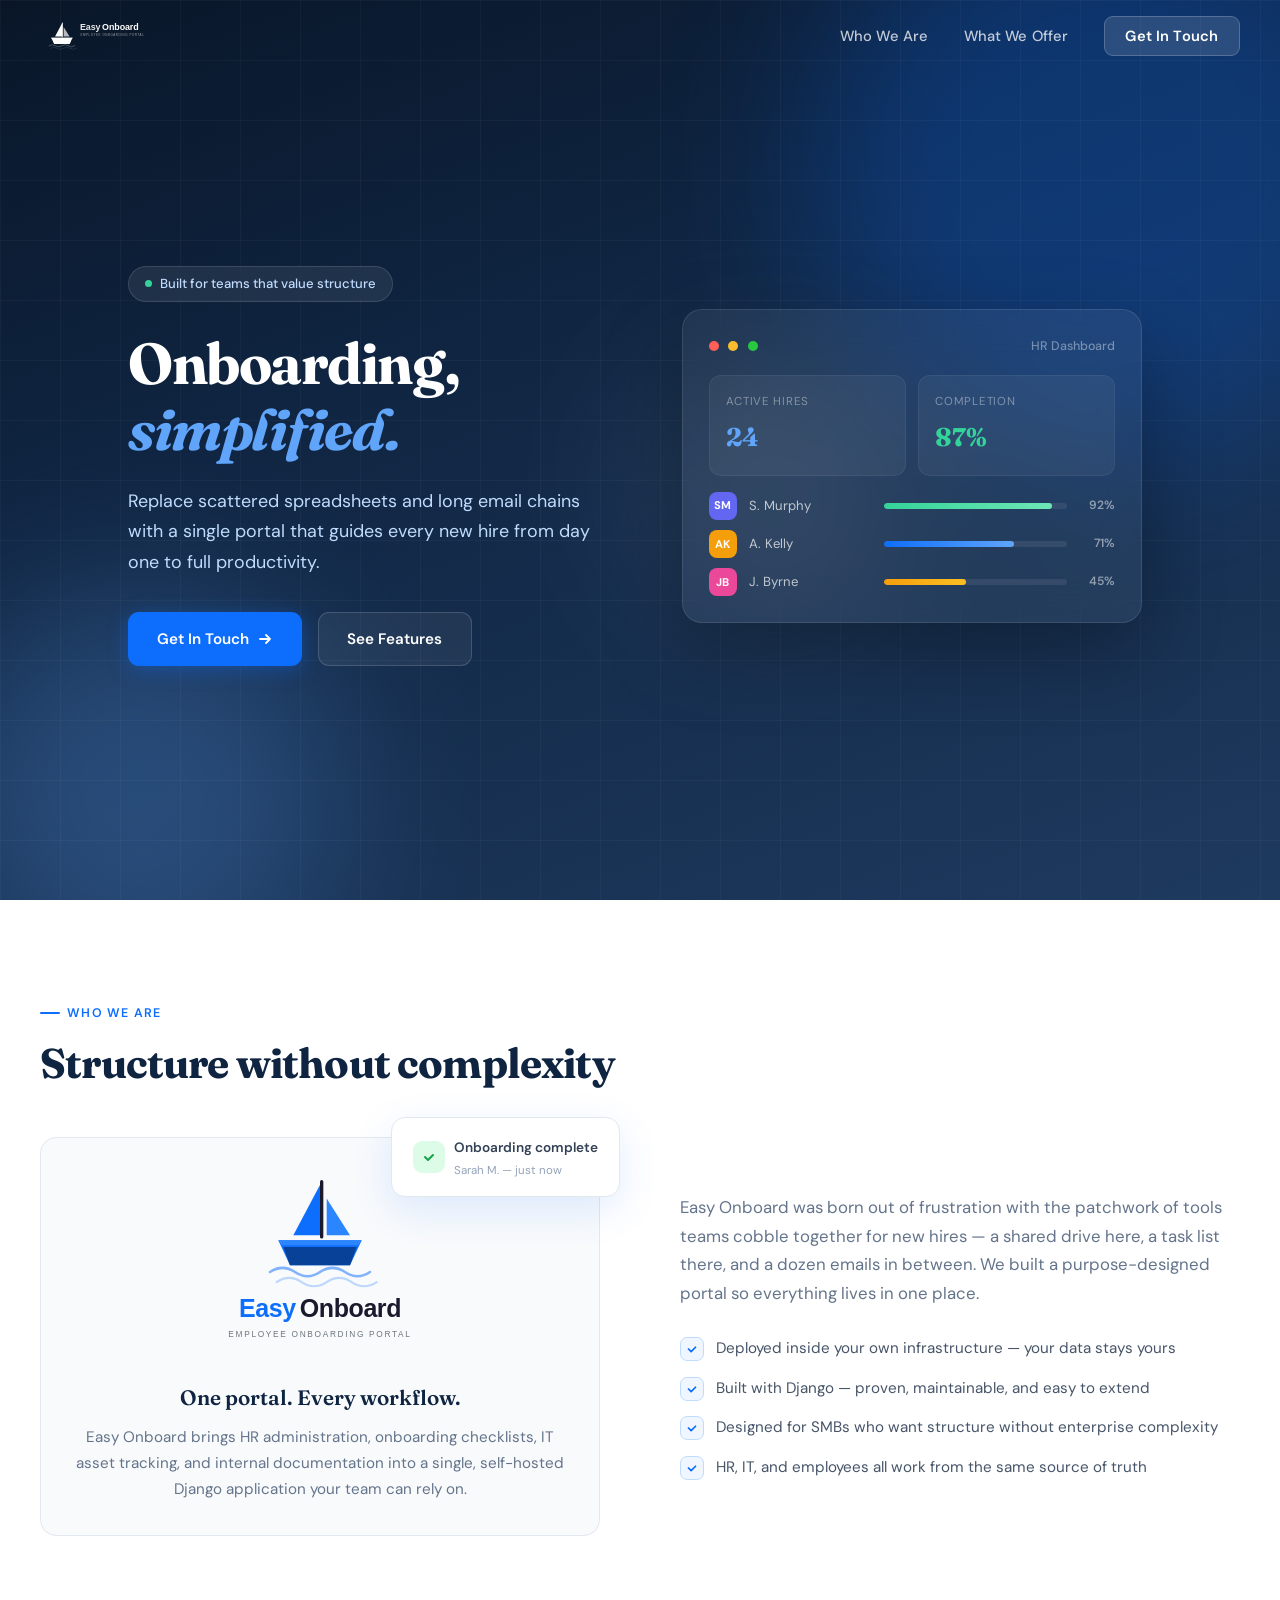
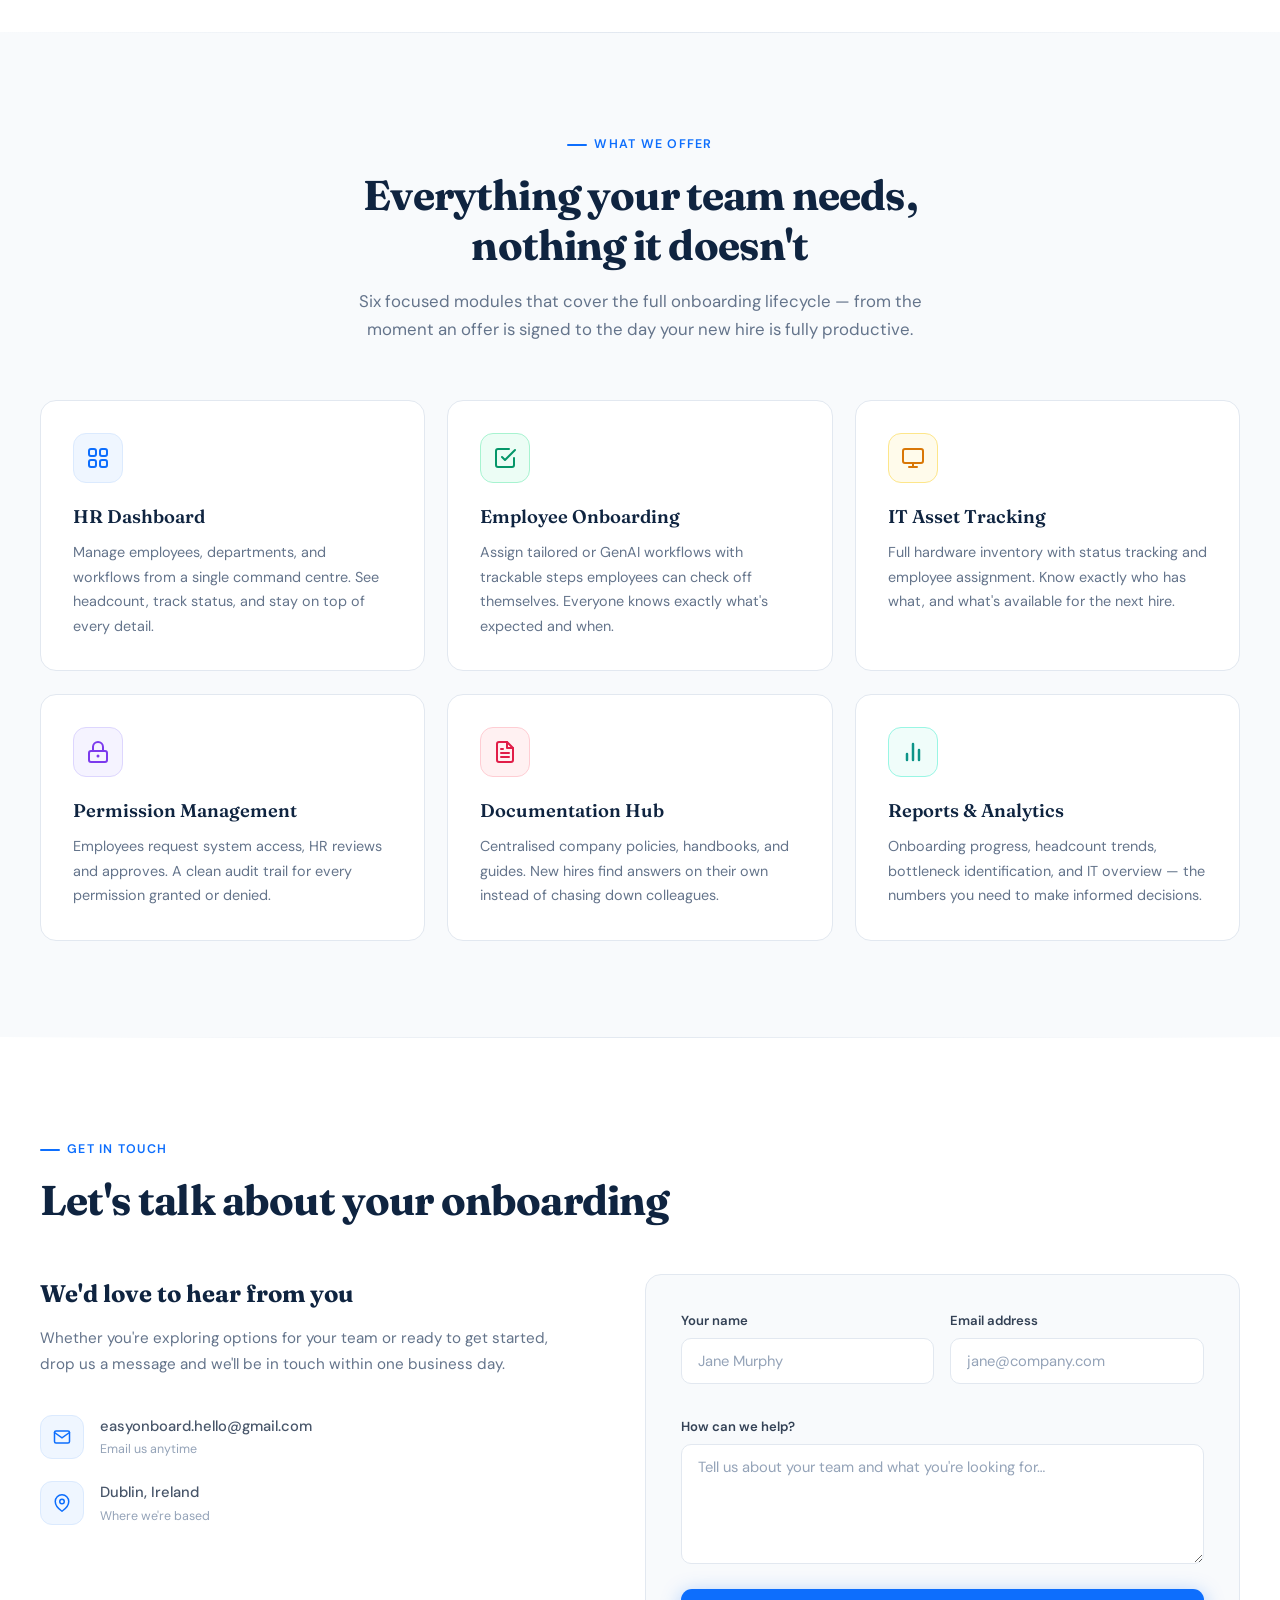
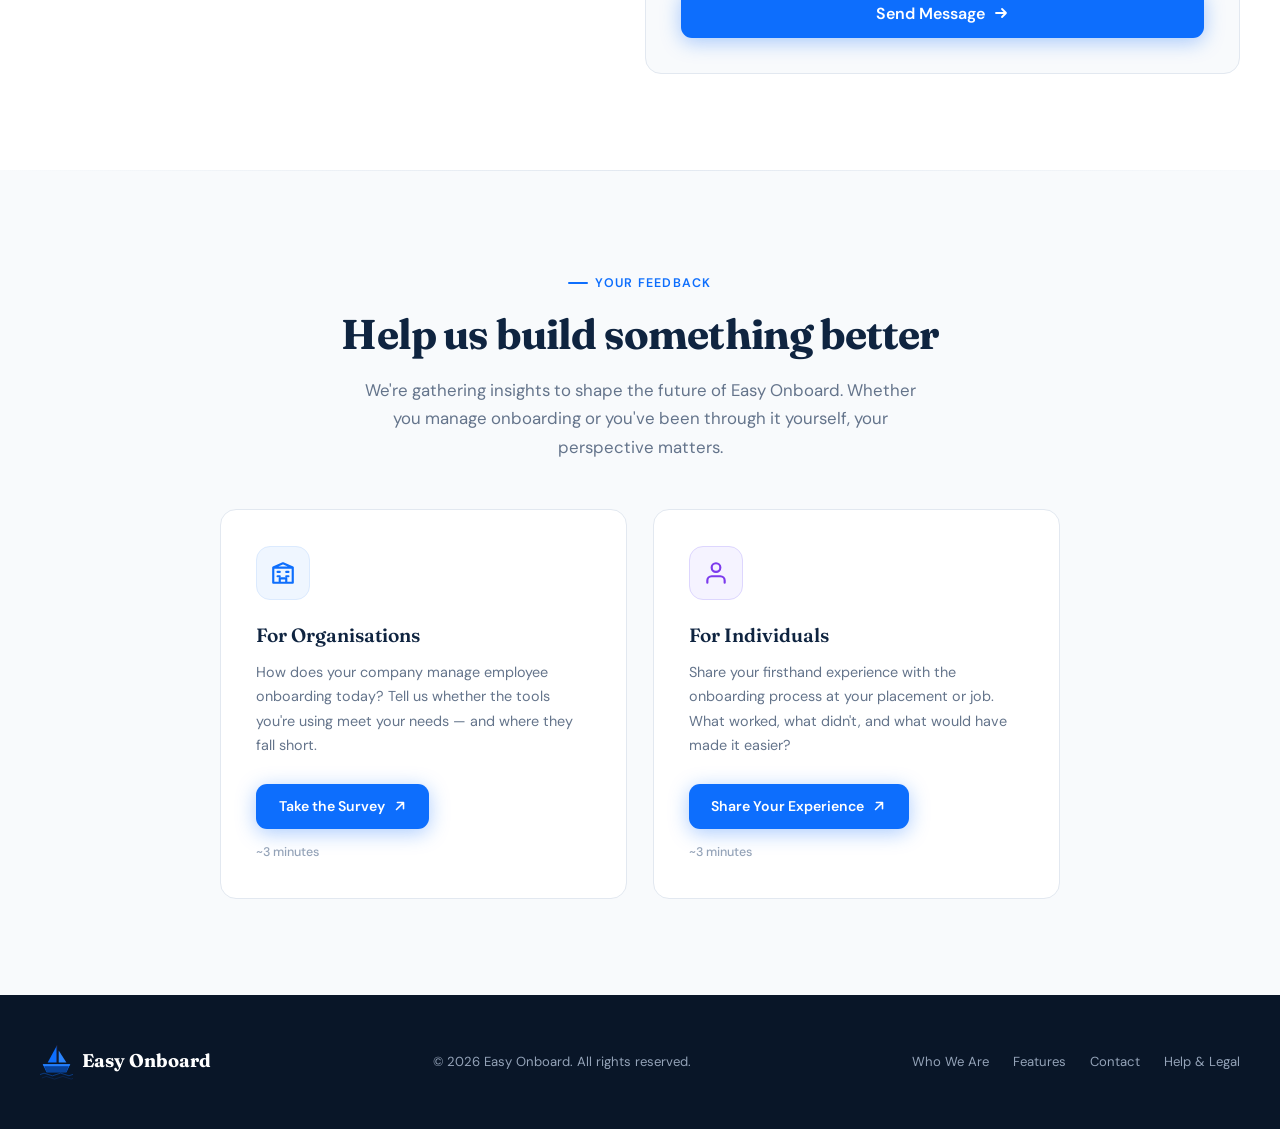
<file: index.html>
<!DOCTYPE html>
<html lang="en">
<head>
<meta charset="UTF-8">
<meta name="viewport" content="width=device-width, initial-scale=1.0">
<title>Easy Onboard — Streamlined Employee Onboarding</title>
<link href="https://fonts.googleapis.com/css2?family=DM+Sans:ital,opsz,wght@0,9..40,300;0,9..40,400;0,9..40,500;0,9..40,600;0,9..40,700;1,9..40,400&family=Fraunces:opsz,wght@9..144,400;9..144,600;9..144,700;9..144,800&display=swap" rel="stylesheet">
<link rel="stylesheet" href="styles.css">
<link rel="icon" type="image/svg+xml" href="assets/logo_icon_only.svg">
</head>
<body>

<!-- ── NAV ── -->
<nav class="nav" id="nav">
  <div class="nav-inner">
    <a href="#" class="nav-logo">
      <img src="assets/logo_full_white.svg" alt="Easy Onboard" class="nav-logo-white">
      <img src="assets/logo_full.svg" alt="Easy Onboard" class="nav-logo-colour">
    </a>
    <ul class="nav-links" id="navLinks">
      <li><a href="#about">Who We Are</a></li>
      <li><a href="#features">What We Offer</a></li>
      <li><a href="#contact" class="nav-cta">Get In Touch</a></li>
    </ul>
    <button class="hamburger" id="hamburger" aria-label="Toggle menu">
      <span></span><span></span><span></span>
    </button>
  </div>
</nav>

<!-- ── HERO ── -->
<section class="hero" id="hero">
  <div class="hero-bg">
    <div class="orb orb-1"></div>
    <div class="orb orb-2"></div>
    <div class="orb orb-3"></div>
  </div>
  <div class="hero-content">
    <div class="hero-text">
      <div class="hero-badge"><span class="dot"></span> Built for teams that value structure</div>
      <h1>Onboarding,<br><span class="highlight">simplified.</span></h1>
      <p>Replace scattered spreadsheets and long email chains with a single portal that guides every new hire from day one to full productivity.</p>
      <div class="hero-buttons">
        <a href="#contact" class="btn btn-primary">
          Get In Touch
          <svg width="16" height="16" viewBox="0 0 16 16" fill="none"><path d="M3 8h10m0 0L9 4m4 4L9 12" stroke="currentColor" stroke-width="1.8" stroke-linecap="round" stroke-linejoin="round"/></svg>
        </a>
        <a href="#features" class="btn btn-ghost">See Features</a>
      </div>
    </div>
    <div class="hero-visual">
      <div class="dashboard-preview">
        <div class="dp-header">
          <span class="dp-dot"></span>
          <span class="dp-dot"></span>
          <span class="dp-dot"></span>
          <span class="dp-title">HR Dashboard</span>
        </div>
        <div class="dp-stats">
          <div class="dp-stat">
            <div class="dp-stat-label">Active Hires</div>
            <div class="dp-stat-value blue">24</div>
          </div>
          <div class="dp-stat">
            <div class="dp-stat-label">Completion</div>
            <div class="dp-stat-value green">87%</div>
          </div>
        </div>
        <div class="dp-progress-rows">
          <div class="dp-row">
            <div class="dp-row-avatar" style="background:#6366f1">SM</div>
            <span class="dp-row-name">S. Murphy</span>
            <div class="dp-row-bar"><div class="dp-row-fill" style="width:92%;background:linear-gradient(90deg,#34d399,#6ee7b7)"></div></div>
            <span class="dp-row-pct">92%</span>
          </div>
          <div class="dp-row">
            <div class="dp-row-avatar" style="background:#f59e0b">AK</div>
            <span class="dp-row-name">A. Kelly</span>
            <div class="dp-row-bar"><div class="dp-row-fill" style="width:71%;background:linear-gradient(90deg,#0d6efd,#60a5fa)"></div></div>
            <span class="dp-row-pct">71%</span>
          </div>
          <div class="dp-row">
            <div class="dp-row-avatar" style="background:#ec4899">JB</div>
            <span class="dp-row-name">J. Byrne</span>
            <div class="dp-row-bar"><div class="dp-row-fill" style="width:45%;background:linear-gradient(90deg,#f59e0b,#fbbf24)"></div></div>
            <span class="dp-row-pct">45%</span>
          </div>
        </div>
      </div>
    </div>
  </div>
</section>

<!-- ── WHO WE ARE ── -->
<section class="about" id="about">
  <div class="container">
    <div class="section-label">Who We Are</div>
    <div class="section-heading reveal">Structure without complexity</div>
    <div class="about-grid">
      <div class="about-visual reveal">
        <div class="about-card">
          <img src="assets/logo_stacked.svg" alt="Easy Onboard" class="about-logo">
          <h3>One portal. Every workflow.</h3>
          <p>Easy Onboard brings HR administration, onboarding checklists, IT asset tracking, and internal documentation into a single, self-hosted Django application your team can rely on.</p>
        </div>
        <div class="about-floating">
          <div class="check">
            <svg width="16" height="16" viewBox="0 0 16 16" fill="none"><path d="M4 8l3 3 5-5" stroke="#16a34a" stroke-width="2" stroke-linecap="round" stroke-linejoin="round"/></svg>
          </div>
          <div>
            <span>Onboarding complete</span>
            <small>Sarah M. — just now</small>
          </div>
        </div>
      </div>
      <div class="about-text">
        <div class="section-sub reveal">
          Easy Onboard was born out of frustration with the patchwork of tools teams cobble together for new hires — a shared drive here, a task list there, and a dozen emails in between. We built a purpose-designed portal so everything lives in one place.
        </div>
        <div class="about-points reveal">
          <div class="about-point">
            <div class="about-point-icon">
              <svg width="14" height="14" viewBox="0 0 16 16" fill="none"><path d="M4 8l3 3 5-5" stroke="var(--blue-500)" stroke-width="2" stroke-linecap="round" stroke-linejoin="round"/></svg>
            </div>
            <span>Deployed inside your own infrastructure — your data stays yours</span>
          </div>
          <div class="about-point">
            <div class="about-point-icon">
              <svg width="14" height="14" viewBox="0 0 16 16" fill="none"><path d="M4 8l3 3 5-5" stroke="var(--blue-500)" stroke-width="2" stroke-linecap="round" stroke-linejoin="round"/></svg>
            </div>
            <span>Built with Django — proven, maintainable, and easy to extend</span>
          </div>
          <div class="about-point">
            <div class="about-point-icon">
              <svg width="14" height="14" viewBox="0 0 16 16" fill="none"><path d="M4 8l3 3 5-5" stroke="var(--blue-500)" stroke-width="2" stroke-linecap="round" stroke-linejoin="round"/></svg>
            </div>
            <span>Designed for SMBs who want structure without enterprise complexity</span>
          </div>
          <div class="about-point">
            <div class="about-point-icon">
              <svg width="14" height="14" viewBox="0 0 16 16" fill="none"><path d="M4 8l3 3 5-5" stroke="var(--blue-500)" stroke-width="2" stroke-linecap="round" stroke-linejoin="round"/></svg>
            </div>
            <span>HR, IT, and employees all work from the same source of truth</span>
          </div>
        </div>
      </div>
    </div>
  </div>
</section>

<!-- ── FEATURES ── -->
<section class="features" id="features">
  <div class="container">
    <div class="features-header">
      <div class="section-label">What We Offer</div>
      <div class="section-heading reveal">Everything your team needs,<br>nothing it doesn't</div>
      <p class="section-sub reveal">Six focused modules that cover the full onboarding lifecycle — from the moment an offer is signed to the day your new hire is fully productive.</p>
    </div>
    <div class="features-grid">

      <div class="feature-card reveal">
        <div class="feature-icon fi-blue">
          <svg width="24" height="24" viewBox="0 0 24 24" fill="none"><rect x="3" y="3" width="7" height="7" rx="2" stroke="#0d6efd" stroke-width="2"/><rect x="14" y="3" width="7" height="7" rx="2" stroke="#0d6efd" stroke-width="2"/><rect x="3" y="14" width="7" height="7" rx="2" stroke="#0d6efd" stroke-width="2"/><rect x="14" y="14" width="7" height="7" rx="2" stroke="#0d6efd" stroke-width="2"/></svg>
        </div>
        <h3>HR Dashboard</h3>
        <p>Manage employees, departments, and workflows from a single command centre. See headcount, track status, and stay on top of every detail.</p>
      </div>

      <div class="feature-card reveal">
        <div class="feature-icon fi-emerald">
          <svg width="24" height="24" viewBox="0 0 24 24" fill="none"><path d="M9 11l3 3L22 4" stroke="#059669" stroke-width="2" stroke-linecap="round" stroke-linejoin="round"/><path d="M21 12v7a2 2 0 01-2 2H5a2 2 0 01-2-2V5a2 2 0 012-2h11" stroke="#059669" stroke-width="2" stroke-linecap="round" stroke-linejoin="round"/></svg>
        </div>
        <h3>Employee Onboarding</h3>
        <p>Assign tailored or GenAI workflows with trackable steps employees can check off themselves. Everyone knows exactly what's expected and when.</p>
      </div>

      <div class="feature-card reveal">
        <div class="feature-icon fi-amber">
          <svg width="24" height="24" viewBox="0 0 24 24" fill="none"><rect x="2" y="3" width="20" height="14" rx="2" stroke="#d97706" stroke-width="2"/><path d="M8 21h8M12 17v4" stroke="#d97706" stroke-width="2" stroke-linecap="round"/></svg>
        </div>
        <h3>IT Asset Tracking</h3>
        <p>Full hardware inventory with status tracking and employee assignment. Know exactly who has what, and what's available for the next hire.</p>
      </div>

      <div class="feature-card reveal">
        <div class="feature-icon fi-purple">
          <svg width="24" height="24" viewBox="0 0 24 24" fill="none"><rect x="3" y="11" width="18" height="11" rx="2" stroke="#7c3aed" stroke-width="2"/><path d="M7 11V7a5 5 0 0110 0v4" stroke="#7c3aed" stroke-width="2" stroke-linecap="round"/><circle cx="12" cy="16" r="1.5" fill="#7c3aed"/></svg>
        </div>
        <h3>Permission Management</h3>
        <p>Employees request system access, HR reviews and approves. A clean audit trail for every permission granted or denied.</p>
      </div>

      <div class="feature-card reveal">
        <div class="feature-icon fi-rose">
          <svg width="24" height="24" viewBox="0 0 24 24" fill="none"><path d="M14 2H6a2 2 0 00-2 2v16a2 2 0 002 2h12a2 2 0 002-2V8l-6-6z" stroke="#e11d48" stroke-width="2" stroke-linecap="round" stroke-linejoin="round"/><path d="M14 2v6h6M16 13H8M16 17H8M10 9H8" stroke="#e11d48" stroke-width="2" stroke-linecap="round" stroke-linejoin="round"/></svg>
        </div>
        <h3>Documentation Hub</h3>
        <p>Centralised company policies, handbooks, and guides. New hires find answers on their own instead of chasing down colleagues.</p>
      </div>

      <div class="feature-card reveal">
        <div class="feature-icon fi-teal">
          <svg width="24" height="24" viewBox="0 0 24 24" fill="none"><path d="M18 20V10M12 20V4M6 20v-6" stroke="#0d9488" stroke-width="2.5" stroke-linecap="round" stroke-linejoin="round"/></svg>
        </div>
        <h3>Reports &amp; Analytics</h3>
        <p>Onboarding progress, headcount trends, bottleneck identification, and IT overview — the numbers you need to make informed decisions.</p>
      </div>

    </div>
  </div>
</section>

<!-- ── CONTACT ── -->
<section class="contact" id="contact">
  <div class="container">
    <div class="section-label">Get In Touch</div>
    <div class="section-heading reveal">Let's talk about your onboarding</div>
    <div class="contact-grid">

      <div class="contact-info reveal">
        <h3>We'd love to hear from you</h3>
        <p>Whether you're exploring options for your team or ready to get started, drop us a message and we'll be in touch within one business day.</p>
        <div class="contact-detail">
          <div class="contact-detail-icon">
            <svg width="18" height="18" viewBox="0 0 24 24" fill="none"><path d="M4 4h16c1.1 0 2 .9 2 2v12c0 1.1-.9 2-2 2H4c-1.1 0-2-.9-2-2V6c0-1.1.9-2 2-2z" stroke="var(--blue-500)" stroke-width="2"/><path d="M22 6l-10 7L2 6" stroke="var(--blue-500)" stroke-width="2" stroke-linecap="round"/></svg>
          </div>
          <div>
            <span>easyonboard.hello@gmail.com</span>
            <small>Email us anytime</small>
          </div>
        </div>
        <div class="contact-detail">
          <div class="contact-detail-icon">
            <svg width="18" height="18" viewBox="0 0 24 24" fill="none"><path d="M21 10c0 7-9 13-9 13s-9-6-9-13a9 9 0 1118 0z" stroke="var(--blue-500)" stroke-width="2"/><circle cx="12" cy="10" r="3" stroke="var(--blue-500)" stroke-width="2"/></svg>
          </div>
          <div>
            <span>Dublin, Ireland</span>
            <small>Where we're based</small>
          </div>
        </div>
      </div>

      <div class="contact-form-wrap reveal">
        <div class="form-row">
          <div class="form-group">
            <label for="name">Your name</label>
            <input type="text" id="name" placeholder="Jane Murphy">
          </div>
          <div class="form-group">
            <label for="email">Email address</label>
            <input type="email" id="email" placeholder="jane@company.com">
          </div>
        </div>
        <div class="form-group">
          <label for="message">How can we help?</label>
          <textarea id="message" placeholder="Tell us about your team and what you're looking for…"></textarea>
        </div>
        <button class="btn btn-primary btn-submit" onclick="handleSubmit(event)">
          Send Message
          <svg width="16" height="16" viewBox="0 0 16 16" fill="none"><path d="M3 8h10m0 0L9 4m4 4L9 12" stroke="currentColor" stroke-width="1.8" stroke-linecap="round" stroke-linejoin="round"/></svg>
        </button>
      </div>

    </div>
  </div>
</section>

<!-- ── FEEDBACK ── -->
<section class="feedback" id="feedback">
  <div class="container">
    <div class="feedback-header">
      <div class="section-label">Your Feedback</div>
      <div class="section-heading reveal">Help us build something better</div>
      <p class="section-sub reveal">We're gathering insights to shape the future of Easy Onboard. Whether you manage onboarding or you've been through it yourself, your perspective matters.</p>
    </div>
    <div class="feedback-grid">

      <div class="feedback-card reveal">
        <div class="feedback-icon fb-org">
          <svg width="26" height="26" viewBox="0 0 24 24" fill="none"><path d="M3 21h18M3 7v14M21 7v14M7 11h2M7 15h2M15 11h2M15 15h2M9 21v-4h6v4M12 3l9 4H3l9-4z" stroke="#0d6efd" stroke-width="2" stroke-linecap="round" stroke-linejoin="round"/></svg>
        </div>
        <h3>For Organisations</h3>
        <p>How does your company manage employee onboarding today? Tell us whether the tools you're using meet your needs — and where they fall short.</p>
        <a href="https://docs.google.com/forms/d/e/1FAIpQLSca_4moslvPNSL1hmsKpEj3vIPpiUB_DozF8WJBsx3bF6wWAw/viewform?usp=dialog" target="_blank" rel="noopener noreferrer" class="btn btn-primary feedback-btn">
          Take the Survey
          <svg width="14" height="14" viewBox="0 0 16 16" fill="none"><path d="M4 12L12 4M12 4H5M12 4v7" stroke="currentColor" stroke-width="1.8" stroke-linecap="round" stroke-linejoin="round"/></svg>
        </a>
        <span class="feedback-time">~3 minutes</span>
      </div>

      <div class="feedback-card reveal">
        <div class="feedback-icon fb-personal">
          <svg width="26" height="26" viewBox="0 0 24 24" fill="none"><path d="M20 21v-2a4 4 0 00-4-4H8a4 4 0 00-4 4v2" stroke="#7c3aed" stroke-width="2" stroke-linecap="round" stroke-linejoin="round"/><circle cx="12" cy="7" r="4" stroke="#7c3aed" stroke-width="2"/></svg>
        </div>
        <h3>For Individuals</h3>
        <p>Share your firsthand experience with the onboarding process at your placement or job. What worked, what didn't, and what would have made it easier?</p>
        <a href="https://docs.google.com/forms/d/e/1FAIpQLScSoZvz5_ntG8GErunhqbyILZUaP--DhHSzvP8bF4M2HgVYRw/viewform?usp=sharing&ouid=103037831887612358513" target="_blank" rel="noopener noreferrer" class="btn btn-primary feedback-btn">
          Share Your Experience
          <svg width="14" height="14" viewBox="0 0 16 16" fill="none"><path d="M4 12L12 4M12 4H5M12 4v7" stroke="currentColor" stroke-width="1.8" stroke-linecap="round" stroke-linejoin="round"/></svg>
        </a>
        <span class="feedback-time">~3 minutes</span>
      </div>

    </div>
  </div>
</section>

<!-- ── FOOTER ── -->
<footer class="footer">
  <div class="footer-inner">
    <a href="#" class="footer-logo">
      <img src="assets/logo_icon_only.svg" alt="Easy Onboard icon">
      <span>Easy Onboard</span>
    </a>
    <p>&copy; 2026 Easy Onboard. All rights reserved.</p>
    <ul class="footer-links">
      <li><a href="#about">Who We Are</a></li>
      <li><a href="#features">Features</a></li>
      <li><a href="#contact">Contact</a></li>
      <li><a href="legal.html">Help & Legal</a></li>
    </ul>
  </div>
</footer>

<script>
// ── Nav scroll: swap logo + add background
const nav = document.getElementById('nav');
window.addEventListener('scroll', () => {
  nav.classList.toggle('scrolled', window.scrollY > 40);
});

// ── Mobile menu
const hamburger = document.getElementById('hamburger');
const navLinks = document.getElementById('navLinks');
hamburger.addEventListener('click', () => {
  navLinks.classList.toggle('open');
  const spans = hamburger.querySelectorAll('span');
  if (navLinks.classList.contains('open')) {
    spans[0].style.transform = 'rotate(45deg) translate(5px, 5px)';
    spans[1].style.opacity = '0';
    spans[2].style.transform = 'rotate(-45deg) translate(5px, -5px)';
  } else {
    spans[0].style.transform = '';
    spans[1].style.opacity = '';
    spans[2].style.transform = '';
  }
});
navLinks.querySelectorAll('a').forEach(a => {
  a.addEventListener('click', () => {
    navLinks.classList.remove('open');
    hamburger.querySelectorAll('span').forEach(s => { s.style.transform = ''; s.style.opacity = ''; });
  });
});

// ── Scroll reveal
const observer = new IntersectionObserver((entries) => {
  entries.forEach(entry => {
    if (entry.isIntersecting) entry.target.classList.add('visible');
  });
}, { threshold: 0.12, rootMargin: '0px 0px -40px 0px' });
document.querySelectorAll('.reveal').forEach(el => observer.observe(el));

// ── Stagger feature cards
document.querySelectorAll('.feature-card').forEach((card, i) => {
  card.style.transitionDelay = `${i * 0.08}s`;
});

// ── Contact form mock submit
function handleSubmit(e) {
  e.preventDefault();
  const btn = e.currentTarget;
  const originalHTML = btn.innerHTML;
  btn.innerHTML = '<svg width="20" height="20" viewBox="0 0 24 24" fill="none"><path d="M5 13l4 4L19 7" stroke="currentColor" stroke-width="2.5" stroke-linecap="round" stroke-linejoin="round"/></svg> Message Sent!';
  btn.style.background = '#059669';
  btn.style.boxShadow = '0 4px 20px rgba(5,150,105,0.35)';
  setTimeout(() => {
    btn.innerHTML = originalHTML;
    btn.style.background = '';
    btn.style.boxShadow = '';
  }, 2500);
}
</script>
</body>
</html>
</file>
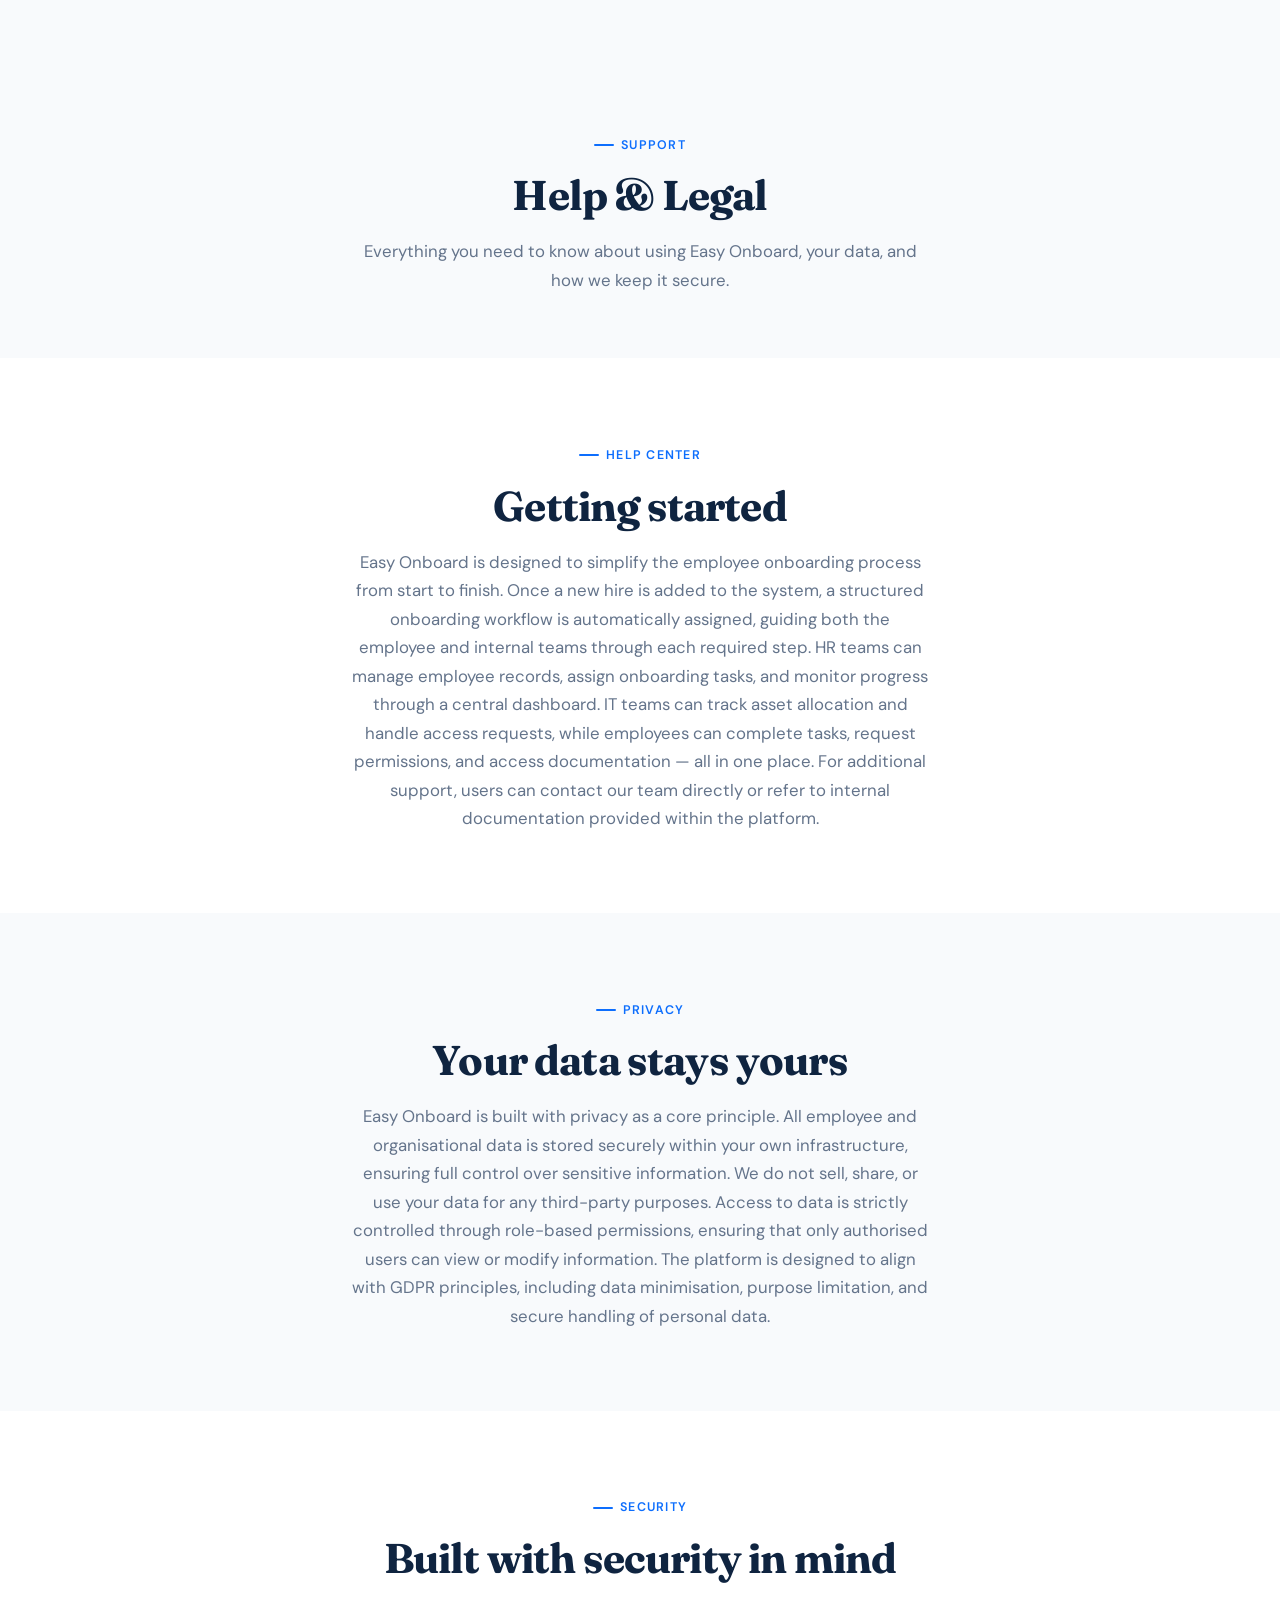
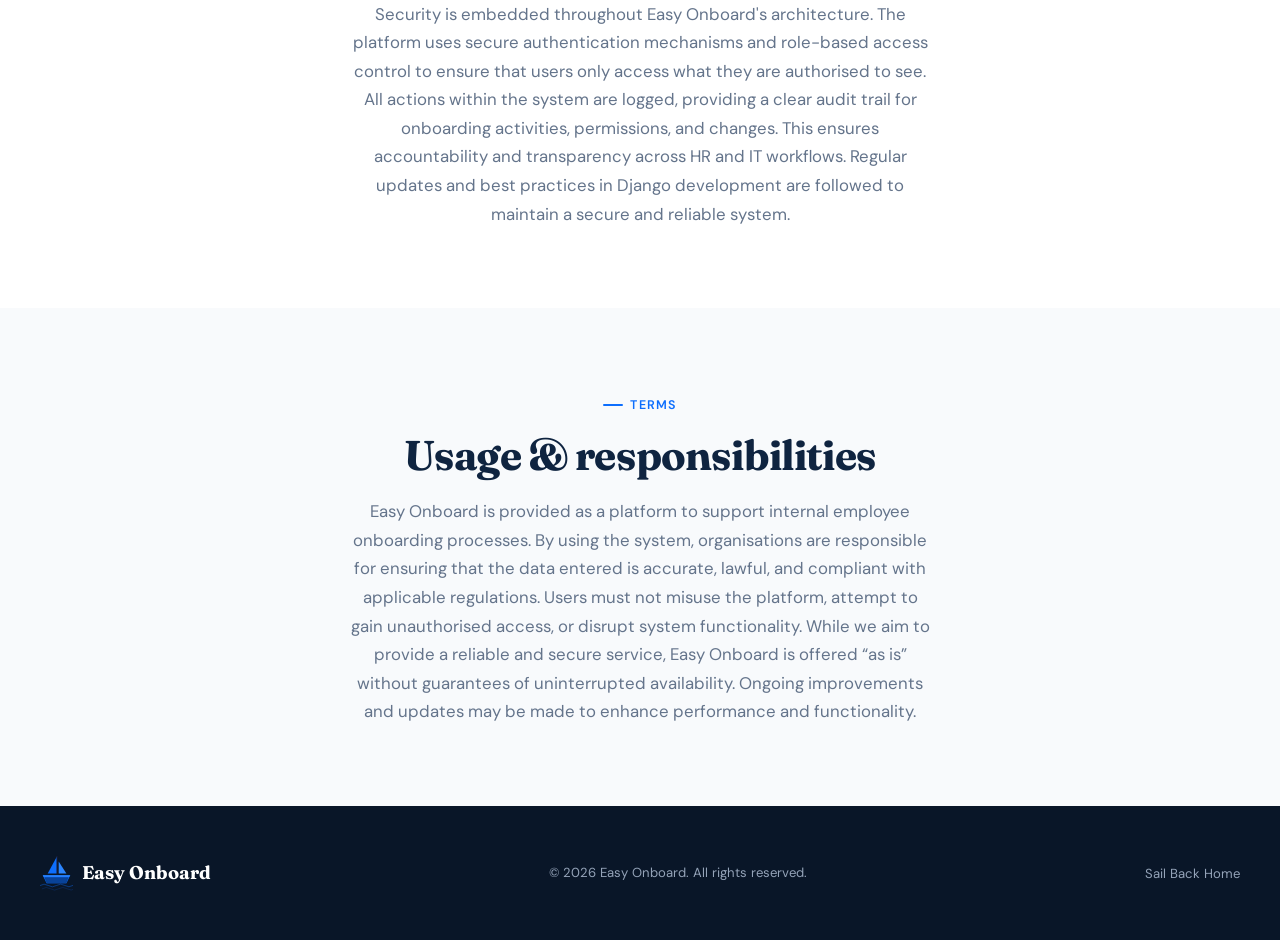
<file: legal.html>
<!DOCTYPE html>
<html lang="en">
<head>
<meta charset="UTF-8">
<meta name="viewport" content="width=device-width, initial-scale=1.0">
<title>Easy Onboard — Streamlined Employee Onboarding</title>
<link href="https://fonts.googleapis.com/css2?family=DM+Sans:ital,opsz,wght@0,9..40,300;0,9..40,400;0,9..40,500;0,9..40,600;0,9..40,700;1,9..40,400&family=Fraunces:opsz,wght@9..144,400;9..144,600;9..144,700;9..144,800&display=swap" rel="stylesheet">
<link rel="stylesheet" href="styles.css">
<link rel="icon" type="image/svg+xml" href="assets/logo_icon_only.svg">
</head>
<body>

<!-- ── HERO ── -->
<section class="legal-hero">
  <div class="container">
    <div class="section-label">Support</div>
    <h1 class="section-heading">Help & Legal</h1>
    <p class="section-sub" style="text-align:center; margin:0 auto;">
      Everything you need to know about using Easy Onboard, your data, and how we keep it secure.
    </p>
  </div>
</section>

<section class="legal-section" id="help">
  <div class="container">
    <div class="section-label">Help Center</div>
    <div class="section-heading">Getting started</div>
    <p class="section-sub">
      Easy Onboard is designed to simplify the employee onboarding process from start to finish. Once a new hire is added to the system, a structured onboarding workflow is automatically assigned, guiding both the employee and internal teams through each required step.

HR teams can manage employee records, assign onboarding tasks, and monitor progress through a central dashboard. IT teams can track asset allocation and handle access requests, while employees can complete tasks, request permissions, and access documentation — all in one place.

For additional support, users can contact our team directly or refer to internal documentation provided within the platform.
    </p>
  </div>
</section>

<section class="legal-section alt" id="privacy">
  <div class="container">
    <div class="section-label">Privacy</div>
    <div class="section-heading">Your data stays yours</div>
    <p class="section-sub">
      Easy Onboard is built with privacy as a core principle. All employee and organisational data is stored securely within your own infrastructure, ensuring full control over sensitive information.

We do not sell, share, or use your data for any third-party purposes. Access to data is strictly controlled through role-based permissions, ensuring that only authorised users can view or modify information.

The platform is designed to align with GDPR principles, including data minimisation, purpose limitation, and secure handling of personal data.
    </p>
  </div>
</section>

<section class="legal-section" id="security">
  <div class="container">
    <div class="section-label">Security</div>
    <div class="section-heading">Built with security in mind</div>
    <p class="section-sub">
      Security is embedded throughout Easy Onboard's architecture. The platform uses secure authentication mechanisms and role-based access control to ensure that users only access what they are authorised to see.

All actions within the system are logged, providing a clear audit trail for onboarding activities, permissions, and changes. This ensures accountability and transparency across HR and IT workflows.

Regular updates and best practices in Django development are followed to maintain a secure and reliable system.
    </p>
  </div>
</section>

<section class="legal-section alt" id="terms">
  <div class="container">
    <div class="section-label">Terms</div>
    <div class="section-heading">Usage & responsibilities</div>
    <p class="section-sub">
      Easy Onboard is provided as a platform to support internal employee onboarding processes. By using the system, organisations are responsible for ensuring that the data entered is accurate, lawful, and compliant with applicable regulations.

Users must not misuse the platform, attempt to gain unauthorised access, or disrupt system functionality.

While we aim to provide a reliable and secure service, Easy Onboard is offered “as is” without guarantees of uninterrupted availability. Ongoing improvements and updates may be made to enhance performance and functionality.
    </p>
  </div>
</section>

<!-- ── FOOTER ── -->
<footer class="footer">
  <div class="footer-inner">
    <a href="#" class="footer-logo">
      <img src="assets/logo_icon_only.svg" alt="Easy Onboard icon">
      <span>Easy Onboard</span>
    </a>
    <p>&copy; 2026 Easy Onboard. All rights reserved.</p>
    <ul class="footer-links">
      <li><a href="index.html">Sail Back Home</a></li>
    </ul>
  </div>
</footer>

<script>
// ── Nav scroll: swap logo + add background
const nav = document.getElementById('nav');
window.addEventListener('scroll', () => {
  nav.classList.toggle('scrolled', window.scrollY > 40);
});

// ── Mobile menu
const hamburger = document.getElementById('hamburger');
const navLinks = document.getElementById('navLinks');
hamburger.addEventListener('click', () => {
  navLinks.classList.toggle('open');
  const spans = hamburger.querySelectorAll('span');
  if (navLinks.classList.contains('open')) {
    spans[0].style.transform = 'rotate(45deg) translate(5px, 5px)';
    spans[1].style.opacity = '0';
    spans[2].style.transform = 'rotate(-45deg) translate(5px, -5px)';
  } else {
    spans[0].style.transform = '';
    spans[1].style.opacity = '';
    spans[2].style.transform = '';
  }
});
navLinks.querySelectorAll('a').forEach(a => {
  a.addEventListener('click', () => {
    navLinks.classList.remove('open');
    hamburger.querySelectorAll('span').forEach(s => { s.style.transform = ''; s.style.opacity = ''; });
  });
});

// ── Scroll reveal
const observer = new IntersectionObserver((entries) => {
  entries.forEach(entry => {
    if (entry.isIntersecting) entry.target.classList.add('visible');
  });
}, { threshold: 0.12, rootMargin: '0px 0px -40px 0px' });
document.querySelectorAll('.reveal').forEach(el => observer.observe(el));

// ── Stagger feature cards
document.querySelectorAll('.feature-card').forEach((card, i) => {
  card.style.transitionDelay = `${i * 0.08}s`;
});

// ── Contact form mock submit
function handleSubmit(e) {
  e.preventDefault();
  const btn = e.currentTarget;
  const originalHTML = btn.innerHTML;
  btn.innerHTML = '<svg width="20" height="20" viewBox="0 0 24 24" fill="none"><path d="M5 13l4 4L19 7" stroke="currentColor" stroke-width="2.5" stroke-linecap="round" stroke-linejoin="round"/></svg> Message Sent!';
  btn.style.background = '#059669';
  btn.style.boxShadow = '0 4px 20px rgba(5,150,105,0.35)';
  setTimeout(() => {
    btn.innerHTML = originalHTML;
    btn.style.background = '';
    btn.style.boxShadow = '';
  }, 2500);
}
</script>
</body>
</html>
</file>
<file: styles.css>
/* ═══════════════════════════════════════════
   Easy Onboard — Marketing Site Stylesheet
   ═══════════════════════════════════════════ */

*, *::before, *::after { margin: 0; padding: 0; box-sizing: border-box; }

:root {
  --blue-50: #eff6ff;
  --blue-100: #dbeafe;
  --blue-200: #bfdbfe;
  --blue-400: #60a5fa;
  --blue-500: #0d6efd;
  --blue-600: #0b5ed7;
  --blue-700: #0a4fc2;
  --blue-800: #1e3a5f;
  --blue-900: #0f2440;
  --blue-950: #091628;
  --slate-50: #f8fafc;
  --slate-100: #f1f5f9;
  --slate-200: #e2e8f0;
  --slate-300: #cbd5e1;
  --slate-400: #94a3b8;
  --slate-500: #64748b;
  --slate-600: #475569;
  --slate-700: #334155;
  --slate-800: #1e293b;
  --white: #ffffff;
  --font-display: 'Fraunces', Georgia, serif;
  --font-body: 'DM Sans', system-ui, sans-serif;
  --shadow-sm: 0 1px 2px rgba(0,0,0,0.05);
  --shadow-md: 0 4px 16px rgba(13,110,253,0.08);
  --shadow-lg: 0 12px 40px rgba(13,110,253,0.12);
  --shadow-xl: 0 20px 60px rgba(13,110,253,0.15);
  --radius: 16px;
  --radius-sm: 10px;
}

html { scroll-behavior: smooth; }

body {
  font-family: var(--font-body);
  color: var(--slate-700);
  line-height: 1.65;
  background: var(--white);
  overflow-x: hidden;
  -webkit-font-smoothing: antialiased;
}

/* ── NAV ─────────────────────────────────── */
.nav {
  position: fixed;
  top: 0; left: 0; right: 0;
  z-index: 100;
  padding: 0 2rem;
  transition: background 0.4s, box-shadow 0.4s;
}
.nav.scrolled {
  background: rgba(255,255,255,0.92);
  backdrop-filter: blur(16px);
  -webkit-backdrop-filter: blur(16px);
  box-shadow: 0 1px 12px rgba(0,0,0,0.06);
}
.nav-inner {
  max-width: 1200px;
  margin: 0 auto;
  display: flex;
  align-items: center;
  justify-content: space-between;
  height: 72px;
}

/* Logo in nav */
.nav-logo { text-decoration: none; display: flex; align-items: center; }
.nav-logo-white,
.nav-logo-colour { transition: opacity 0.4s; height: 34px; width: auto; }
.nav-logo-white  { opacity: 1; }
.nav-logo-colour { opacity: 0; position: absolute; }
.nav.scrolled .nav-logo-white  { opacity: 0; }
.nav.scrolled .nav-logo-colour { opacity: 1; position: static; }

.nav-links {
  display: flex;
  gap: 2.2rem;
  list-style: none;
  align-items: center;
}
.nav-links a {
  text-decoration: none;
  color: rgba(255,255,255,0.75);
  font-size: 0.92rem;
  font-weight: 500;
  letter-spacing: 0.01em;
  transition: color 0.25s;
}
.nav-links a:hover { color: var(--white); }
.nav.scrolled .nav-links a { color: var(--slate-600); }
.nav.scrolled .nav-links a:hover { color: var(--blue-500); }

.nav-cta {
  background: rgba(255,255,255,0.12) !important;
  color: var(--white) !important;
  padding: 0.55rem 1.3rem !important;
  border-radius: 9px !important;
  font-weight: 600 !important;
  border: 1px solid rgba(255,255,255,0.2) !important;
  transition: all 0.25s !important;
}
.nav-cta:hover {
  background: rgba(255,255,255,0.2) !important;
  transform: translateY(-1px);
}
.nav.scrolled .nav-cta {
  background: var(--blue-500) !important;
  color: var(--white) !important;
  border-color: var(--blue-500) !important;
  box-shadow: 0 2px 8px rgba(13,110,253,0.25);
}
.nav.scrolled .nav-cta:hover {
  background: var(--blue-600) !important;
  box-shadow: 0 4px 16px rgba(13,110,253,0.35) !important;
}

.hamburger {
  display: none;
  flex-direction: column;
  gap: 5px;
  background: none;
  border: none;
  cursor: pointer;
  padding: 4px;
}
.hamburger span {
  display: block;
  width: 24px;
  height: 2.5px;
  background: var(--white);
  border-radius: 2px;
  transition: transform 0.3s, opacity 0.3s, background 0.4s;
}
.nav.scrolled .hamburger span { background: var(--slate-700); }

/* ── HERO ────────────────────────────────── */
.hero {
  min-height: 100vh;
  display: flex;
  align-items: center;
  position: relative;
  overflow: hidden;
  background: linear-gradient(160deg, var(--blue-950) 0%, var(--blue-900) 35%, var(--blue-800) 100%);
}
.hero-bg {
  position: absolute;
  inset: 0;
  overflow: hidden;
}
.hero-bg .orb {
  position: absolute;
  border-radius: 50%;
  filter: blur(80px);
  opacity: 0.25;
  animation: orbFloat 12s ease-in-out infinite alternate;
}
.hero-bg .orb-1 { width: 600px; height: 600px; background: var(--blue-500); top: -15%; right: -10%; }
.hero-bg .orb-2 { width: 400px; height: 400px; background: var(--blue-400); bottom: -10%; left: -5%; animation-delay: -4s; }
.hero-bg .orb-3 { width: 250px; height: 250px; background: var(--blue-200); top: 40%; left: 50%; opacity: 0.12; animation-delay: -8s; }

@keyframes orbFloat {
  0%   { transform: translate(0, 0) scale(1); }
  100% { transform: translate(30px, -40px) scale(1.08); }
}

.hero-bg::after {
  content: '';
  position: absolute;
  inset: 0;
  background-image:
    linear-gradient(rgba(255,255,255,0.03) 1px, transparent 1px),
    linear-gradient(90deg, rgba(255,255,255,0.03) 1px, transparent 1px);
  background-size: 60px 60px;
}

.hero-content {
  position: relative;
  z-index: 2;
  max-width: 1200px;
  margin: 0 auto;
  padding: 8rem 2rem 6rem;
  display: grid;
  grid-template-columns: 1fr 1fr;
  gap: 4rem;
  align-items: center;
}
.hero-text { max-width: 580px; }

.hero-badge {
  display: inline-flex;
  align-items: center;
  gap: 0.5rem;
  background: rgba(255,255,255,0.08);
  border: 1px solid rgba(255,255,255,0.12);
  padding: 0.4rem 1rem;
  border-radius: 100px;
  font-size: 0.82rem;
  color: var(--blue-200);
  font-weight: 500;
  margin-bottom: 1.8rem;
  backdrop-filter: blur(8px);
}
.hero-badge .dot {
  width: 7px; height: 7px;
  background: #34d399;
  border-radius: 50%;
  animation: pulse 2s ease-in-out infinite;
}
@keyframes pulse {
  0%, 100% { opacity: 1; transform: scale(1); }
  50%      { opacity: 0.5; transform: scale(0.8); }
}

.hero h1 {
  font-family: var(--font-display);
  font-size: clamp(2.4rem, 5vw, 3.6rem);
  font-weight: 700;
  color: var(--white);
  line-height: 1.15;
  letter-spacing: -0.025em;
  margin-bottom: 1.4rem;
}
.hero h1 .highlight {
  color: var(--blue-400);
  font-style: italic;
}
.hero p {
  font-size: 1.12rem;
  color: var(--blue-200);
  line-height: 1.7;
  margin-bottom: 2.2rem;
  max-width: 480px;
}
.hero-buttons { display: flex; gap: 1rem; flex-wrap: wrap; }

/* ── BUTTONS ─────────────────────────────── */
.btn {
  display: inline-flex;
  align-items: center;
  gap: 0.5rem;
  padding: 0.85rem 1.8rem;
  border-radius: 11px;
  font-family: var(--font-body);
  font-size: 0.95rem;
  font-weight: 600;
  text-decoration: none;
  border: none;
  cursor: pointer;
  transition: all 0.3s cubic-bezier(0.4,0,0.2,1);
}
.btn-primary {
  background: var(--blue-500);
  color: var(--white);
  box-shadow: 0 4px 20px rgba(13,110,253,0.35);
}
.btn-primary:hover {
  background: var(--blue-600);
  transform: translateY(-2px);
  box-shadow: 0 8px 30px rgba(13,110,253,0.45);
}
.btn-ghost {
  background: rgba(255,255,255,0.06);
  color: var(--white);
  border: 1px solid rgba(255,255,255,0.15);
}
.btn-ghost:hover {
  background: rgba(255,255,255,0.12);
  transform: translateY(-2px);
}

/* ── DASHBOARD PREVIEW (hero visual) ─────── */
.hero-visual { display: flex; justify-content: center; align-items: center; }
.dashboard-preview {
  background: rgba(255,255,255,0.06);
  backdrop-filter: blur(20px);
  border: 1px solid rgba(255,255,255,0.1);
  border-radius: 20px;
  padding: 1.6rem;
  width: 100%;
  max-width: 460px;
  box-shadow: 0 30px 80px rgba(0,0,0,0.3);
}
.dp-header { display: flex; align-items: center; gap: 0.6rem; margin-bottom: 1.2rem; }
.dp-dot { width: 10px; height: 10px; border-radius: 50%; }
.dp-dot:nth-child(1) { background: #ff5f57; }
.dp-dot:nth-child(2) { background: #ffbd2e; }
.dp-dot:nth-child(3) { background: #28c840; }
.dp-title { margin-left: auto; font-size: 0.78rem; color: rgba(255,255,255,0.4); font-weight: 500; }

.dp-stats { display: grid; grid-template-columns: 1fr 1fr; gap: 0.8rem; margin-bottom: 1rem; }
.dp-stat {
  background: rgba(255,255,255,0.05);
  border: 1px solid rgba(255,255,255,0.06);
  border-radius: 12px;
  padding: 1rem;
}
.dp-stat-label { font-size: 0.72rem; color: rgba(255,255,255,0.4); text-transform: uppercase; letter-spacing: 0.06em; margin-bottom: 0.3rem; }
.dp-stat-value { font-family: var(--font-display); font-size: 1.6rem; font-weight: 700; color: var(--white); }
.dp-stat-value.green { color: #34d399; }
.dp-stat-value.blue  { color: var(--blue-400); }

.dp-progress-rows { display: flex; flex-direction: column; gap: 0.65rem; }
.dp-row { display: flex; align-items: center; gap: 0.8rem; }
.dp-row-avatar {
  width: 28px; height: 28px;
  border-radius: 8px;
  display: flex; align-items: center; justify-content: center;
  font-size: 0.7rem; font-weight: 700; color: var(--white);
  flex-shrink: 0;
}
.dp-row-name { font-size: 0.82rem; color: rgba(255,255,255,0.7); flex: 1; white-space: nowrap; }
.dp-row-bar { flex: 1.5; height: 6px; background: rgba(255,255,255,0.08); border-radius: 10px; overflow: hidden; }
.dp-row-fill { height: 100%; border-radius: 10px; transition: width 1.5s ease; }
.dp-row-pct { font-size: 0.75rem; color: rgba(255,255,255,0.5); width: 36px; text-align: right; font-weight: 600; }

/* ── SECTION COMMON ──────────────────────── */
section { padding: 6rem 2rem; }
.container { max-width: 1200px; margin: 0 auto; }

.section-label {
  display: inline-flex;
  align-items: center;
  gap: 0.45rem;
  font-size: 0.78rem;
  font-weight: 600;
  text-transform: uppercase;
  letter-spacing: 0.1em;
  color: var(--blue-500);
  margin-bottom: 1rem;
}
.section-label::before {
  content: '';
  width: 20px; height: 2px;
  background: var(--blue-500);
  border-radius: 2px;
}
.section-heading {
  font-family: var(--font-display);
  font-size: clamp(1.8rem, 3.5vw, 2.6rem);
  font-weight: 700;
  color: var(--blue-900);
  letter-spacing: -0.02em;
  line-height: 1.2;
  margin-bottom: 1rem;
}
.section-sub {
  font-size: 1.05rem;
  color: var(--slate-500);
  max-width: 580px;
  line-height: 1.7;
}

/* ── WHO WE ARE ──────────────────────────── */
.about { background: var(--white); }
.about-grid {
  display: grid;
  grid-template-columns: 1fr 1fr;
  gap: 5rem;
  align-items: center;
  margin-top: 3rem;
}
.about-visual { position: relative; }

.about-card {
  background: var(--slate-50);
  border: 1px solid var(--slate-200);
  border-radius: var(--radius);
  padding: 2rem;
  text-align: center;
}
.about-logo {
  max-width: 200px;
  height: auto;
  margin-bottom: 1.2rem;
}
.about-card h3 {
  font-family: var(--font-display);
  font-size: 1.3rem;
  color: var(--blue-900);
  margin-bottom: 0.6rem;
  font-weight: 600;
}
.about-card p {
  color: var(--slate-500);
  font-size: 0.95rem;
  line-height: 1.7;
}

.about-floating {
  position: absolute;
  top: -20px; right: -20px;
  background: var(--white);
  border: 1px solid var(--slate-200);
  border-radius: 14px;
  padding: 1rem 1.3rem;
  box-shadow: var(--shadow-lg);
  display: flex;
  align-items: center;
  gap: 0.6rem;
  animation: float 4s ease-in-out infinite;
}
@keyframes float {
  0%, 100% { transform: translateY(0); }
  50%      { transform: translateY(-8px); }
}
.about-floating .check {
  width: 32px; height: 32px;
  background: #dcfce7;
  border-radius: 9px;
  display: flex; align-items: center; justify-content: center;
}
.about-floating span { font-size: 0.85rem; font-weight: 600; color: var(--slate-700); }
.about-floating small { display: block; font-size: 0.72rem; color: var(--slate-400); font-weight: 400; }

.about-text .section-sub { margin-bottom: 1.8rem; }
.about-points { display: flex; flex-direction: column; gap: 0.9rem; }
.about-point { display: flex; align-items: flex-start; gap: 0.75rem; font-size: 0.95rem; color: var(--slate-600); }
.about-point-icon {
  width: 24px; height: 24px;
  background: var(--blue-50);
  border: 1px solid var(--blue-200);
  border-radius: 7px;
  display: flex; align-items: center; justify-content: center;
  flex-shrink: 0;
  margin-top: 1px;
}

/* ── FEATURES ────────────────────────────── */
.features { background: var(--slate-50); position: relative; }
.features::before {
  content: '';
  position: absolute;
  top: 0; left: 0; right: 0;
  height: 1px;
  background: linear-gradient(90deg, transparent, var(--slate-200), transparent);
}
.features-header { text-align: center; margin-bottom: 3.5rem; }
.features-header .section-sub { margin: 0 auto; }

.features-grid {
  display: grid;
  grid-template-columns: repeat(3, 1fr);
  gap: 1.4rem;
}
.feature-card {
  background: var(--white);
  border: 1px solid var(--slate-200);
  border-radius: var(--radius);
  padding: 2rem;
  transition: transform 0.35s cubic-bezier(0.4,0,0.2,1), box-shadow 0.35s, border-color 0.35s;
  position: relative;
  overflow: hidden;
}
.feature-card::before {
  content: '';
  position: absolute;
  top: 0; left: 0; right: 0;
  height: 3px;
  background: linear-gradient(90deg, var(--blue-500), var(--blue-400));
  opacity: 0;
  transition: opacity 0.35s;
}
.feature-card:hover {
  transform: translateY(-4px);
  box-shadow: var(--shadow-lg);
  border-color: var(--blue-200);
}
.feature-card:hover::before { opacity: 1; }

.feature-icon {
  width: 50px; height: 50px;
  border-radius: 13px;
  display: flex; align-items: center; justify-content: center;
  margin-bottom: 1.2rem;
}
.feature-card h3 {
  font-family: var(--font-display);
  font-size: 1.15rem;
  font-weight: 600;
  color: var(--blue-900);
  margin-bottom: 0.5rem;
}
.feature-card p { font-size: 0.9rem; color: var(--slate-500); line-height: 1.7; }

.fi-blue    { background: var(--blue-50);  border: 1px solid var(--blue-100); }
.fi-emerald { background: #ecfdf5;         border: 1px solid #a7f3d0; }
.fi-amber   { background: #fffbeb;         border: 1px solid #fde68a; }
.fi-purple  { background: #f5f3ff;         border: 1px solid #ddd6fe; }
.fi-rose    { background: #fff1f2;         border: 1px solid #fecdd3; }
.fi-teal    { background: #f0fdfa;         border: 1px solid #99f6e4; }

/* ── CONTACT ─────────────────────────────── */
.contact { background: var(--white); position: relative; }
.contact::before {
  content: '';
  position: absolute;
  top: 0; left: 0; right: 0;
  height: 1px;
  background: linear-gradient(90deg, transparent, var(--slate-200), transparent);
}
.contact-grid {
  display: grid;
  grid-template-columns: 1fr 1.1fr;
  gap: 4rem;
  margin-top: 3rem;
}
.contact-info h3 {
  font-family: var(--font-display);
  font-size: 1.5rem;
  font-weight: 700;
  color: var(--blue-900);
  margin-bottom: 0.8rem;
}
.contact-info > p {
  color: var(--slate-500);
  font-size: 0.95rem;
  margin-bottom: 2.2rem;
  line-height: 1.7;
}
.contact-detail { display: flex; align-items: center; gap: 1rem; margin-bottom: 1.2rem; }
.contact-detail-icon {
  width: 44px; height: 44px;
  background: var(--blue-50);
  border: 1px solid var(--blue-100);
  border-radius: 12px;
  display: flex; align-items: center; justify-content: center;
  flex-shrink: 0;
}
.contact-detail span { font-size: 0.92rem; color: var(--slate-600); font-weight: 500; }
.contact-detail small { display: block; font-size: 0.78rem; color: var(--slate-400); font-weight: 400; }

.contact-form-wrap {
  background: var(--slate-50);
  border: 1px solid var(--slate-200);
  border-radius: var(--radius);
  padding: 2.2rem;
}
.form-row { display: grid; grid-template-columns: 1fr 1fr; gap: 1rem; margin-bottom: 1rem; }
.form-group { margin-bottom: 1rem; }
.form-group label {
  display: block;
  font-size: 0.82rem;
  font-weight: 600;
  color: var(--slate-700);
  margin-bottom: 0.4rem;
}
.form-group input,
.form-group textarea {
  width: 100%;
  padding: 0.75rem 1rem;
  border: 1px solid var(--slate-200);
  border-radius: var(--radius-sm);
  font-family: var(--font-body);
  font-size: 0.92rem;
  color: var(--slate-700);
  background: var(--white);
  transition: border-color 0.25s, box-shadow 0.25s;
  outline: none;
}
.form-group input:focus,
.form-group textarea:focus {
  border-color: var(--blue-500);
  box-shadow: 0 0 0 3px rgba(13,110,253,0.1);
}
.form-group textarea { resize: vertical; min-height: 120px; }
.form-group input::placeholder,
.form-group textarea::placeholder { color: var(--slate-400); }
.btn-submit { width: 100%; justify-content: center; padding: 0.9rem; font-size: 1rem; }

/* ── FOOTER ──────────────────────────────── */
.footer {
  background: var(--blue-950);
  padding: 3rem 2rem;
}
.footer-inner {
  max-width: 1200px;
  margin: 0 auto;
  display: flex;
  align-items: center;
  justify-content: space-between;
  flex-wrap: wrap;
  gap: 1rem;
}
.footer-logo { display: flex; align-items: center; gap: 0.6rem; text-decoration: none; }
.footer-logo img { height: 38px; width: auto; }
.footer-logo span {
  font-family: var(--font-display);
  font-weight: 700;
  font-size: 1.15rem;
  color: var(--white);
}
.footer p { font-size: 0.82rem; color: var(--slate-400); }
.footer-links { display: flex; gap: 1.5rem; list-style: none; }
.footer-links a {
  font-size: 0.82rem;
  color: var(--slate-400);
  text-decoration: none;
  transition: color 0.25s;
}
.footer-links a:hover { color: var(--white); }

/* ── SCROLL REVEAL ANIMATION ─────────────── */
.reveal {
  opacity: 0;
  transform: translateY(28px);
  transition: opacity 0.7s cubic-bezier(0.4,0,0.2,1), transform 0.7s cubic-bezier(0.4,0,0.2,1);
}
.reveal.visible {
  opacity: 1;
  transform: translateY(0);
}

/* ── RESPONSIVE ──────────────────────────── */
@media (max-width: 1024px) {
  .hero-content { grid-template-columns: 1fr; text-align: center; }
  .hero-text   { max-width: 100%; }
  .hero p      { margin-left: auto; margin-right: auto; }
  .hero-buttons { justify-content: center; }
  .hero-visual  { display: none; }
  .about-grid   { grid-template-columns: 1fr; gap: 3rem; }
  .about-visual { order: -1; }
  .features-grid { grid-template-columns: 1fr 1fr; }
  .contact-grid  { grid-template-columns: 1fr; }
}

@media (max-width: 768px) {
  .nav-links { display: none; }
  .nav-links.open {
    display: flex;
    flex-direction: column;
    position: absolute;
    top: 72px; left: 0; right: 0;
    background: var(--white);
    padding: 1.5rem 2rem;
    box-shadow: 0 8px 30px rgba(0,0,0,0.1);
    gap: 1rem;
  }
  .nav-links.open a { color: var(--slate-600) !important; }
  .nav-links.open .nav-cta {
    background: var(--blue-500) !important;
    color: var(--white) !important;
    border-color: var(--blue-500) !important;
    text-align: center;
  }
  .hamburger { display: flex; }
  .features-grid { grid-template-columns: 1fr; }
  .form-row { grid-template-columns: 1fr; }
  section { padding: 4rem 1.5rem; }
}

/* ── FEEDBACK ────────────────────────────── */
.feedback { background: var(--slate-50); position: relative; }
.feedback::before {
  content: '';
  position: absolute;
  top: 0; left: 0; right: 0;
  height: 1px;
  background: linear-gradient(90deg, transparent, var(--slate-200), transparent);
}
.feedback-header { text-align: center; margin-bottom: 3rem; }
.feedback-header .section-sub { margin: 0 auto; }

.feedback-grid {
  display: grid;
  grid-template-columns: 1fr 1fr;
  gap: 1.6rem;
  max-width: 840px;
  margin: 0 auto;
}
.feedback-card {
  background: var(--white);
  border: 1px solid var(--slate-200);
  border-radius: var(--radius);
  padding: 2.2rem;
  display: flex;
  flex-direction: column;
  align-items: flex-start;
  transition: transform 0.35s cubic-bezier(0.4,0,0.2,1), box-shadow 0.35s;
}
.feedback-card:hover {
  transform: translateY(-4px);
  box-shadow: var(--shadow-lg);
}
.feedback-icon {
  width: 54px; height: 54px;
  border-radius: 14px;
  display: flex; align-items: center; justify-content: center;
  margin-bottom: 1.3rem;
}
.fb-org      { background: var(--blue-50);  border: 1px solid var(--blue-100); }
.fb-personal { background: #f5f3ff;         border: 1px solid #ddd6fe; }

.feedback-card h3 {
  font-family: var(--font-display);
  font-size: 1.2rem;
  font-weight: 600;
  color: var(--blue-900);
  margin-bottom: 0.5rem;
}
.feedback-card p {
  font-size: 0.9rem;
  color: var(--slate-500);
  line-height: 1.7;
  margin-bottom: 1.6rem;
  flex: 1;
}
.feedback-btn { font-size: 0.88rem; padding: 0.7rem 1.4rem; }
.feedback-time {
  display: block;
  margin-top: 0.8rem;
  font-size: 0.78rem;
  color: var(--slate-400);
  font-weight: 500;
}

/* ── LEGAL PAGE ───────────────────────── */
.legal-hero {
  padding: 8rem 2rem 4rem;
  background: var(--slate-50);
  text-align: center;
}

.legal-section {
  padding: 5rem 2rem;
  background: var(--white);
  text-align: center;
}

.legal-section.alt {
  background: var(--slate-50);
  text-align: center;
}

@media (max-width: 768px) {
  .feedback-grid { grid-template-columns: 1fr; }
}

/* ── LEGAL PAGE ALIGNMENT ───────────────── */
.legal-hero,
.legal-section {
  text-align: center;
}

.legal-hero,
.legal-section .section-sub {
  margin-left: auto;
  margin-right: auto;
  text-align: center;
}
</file>
